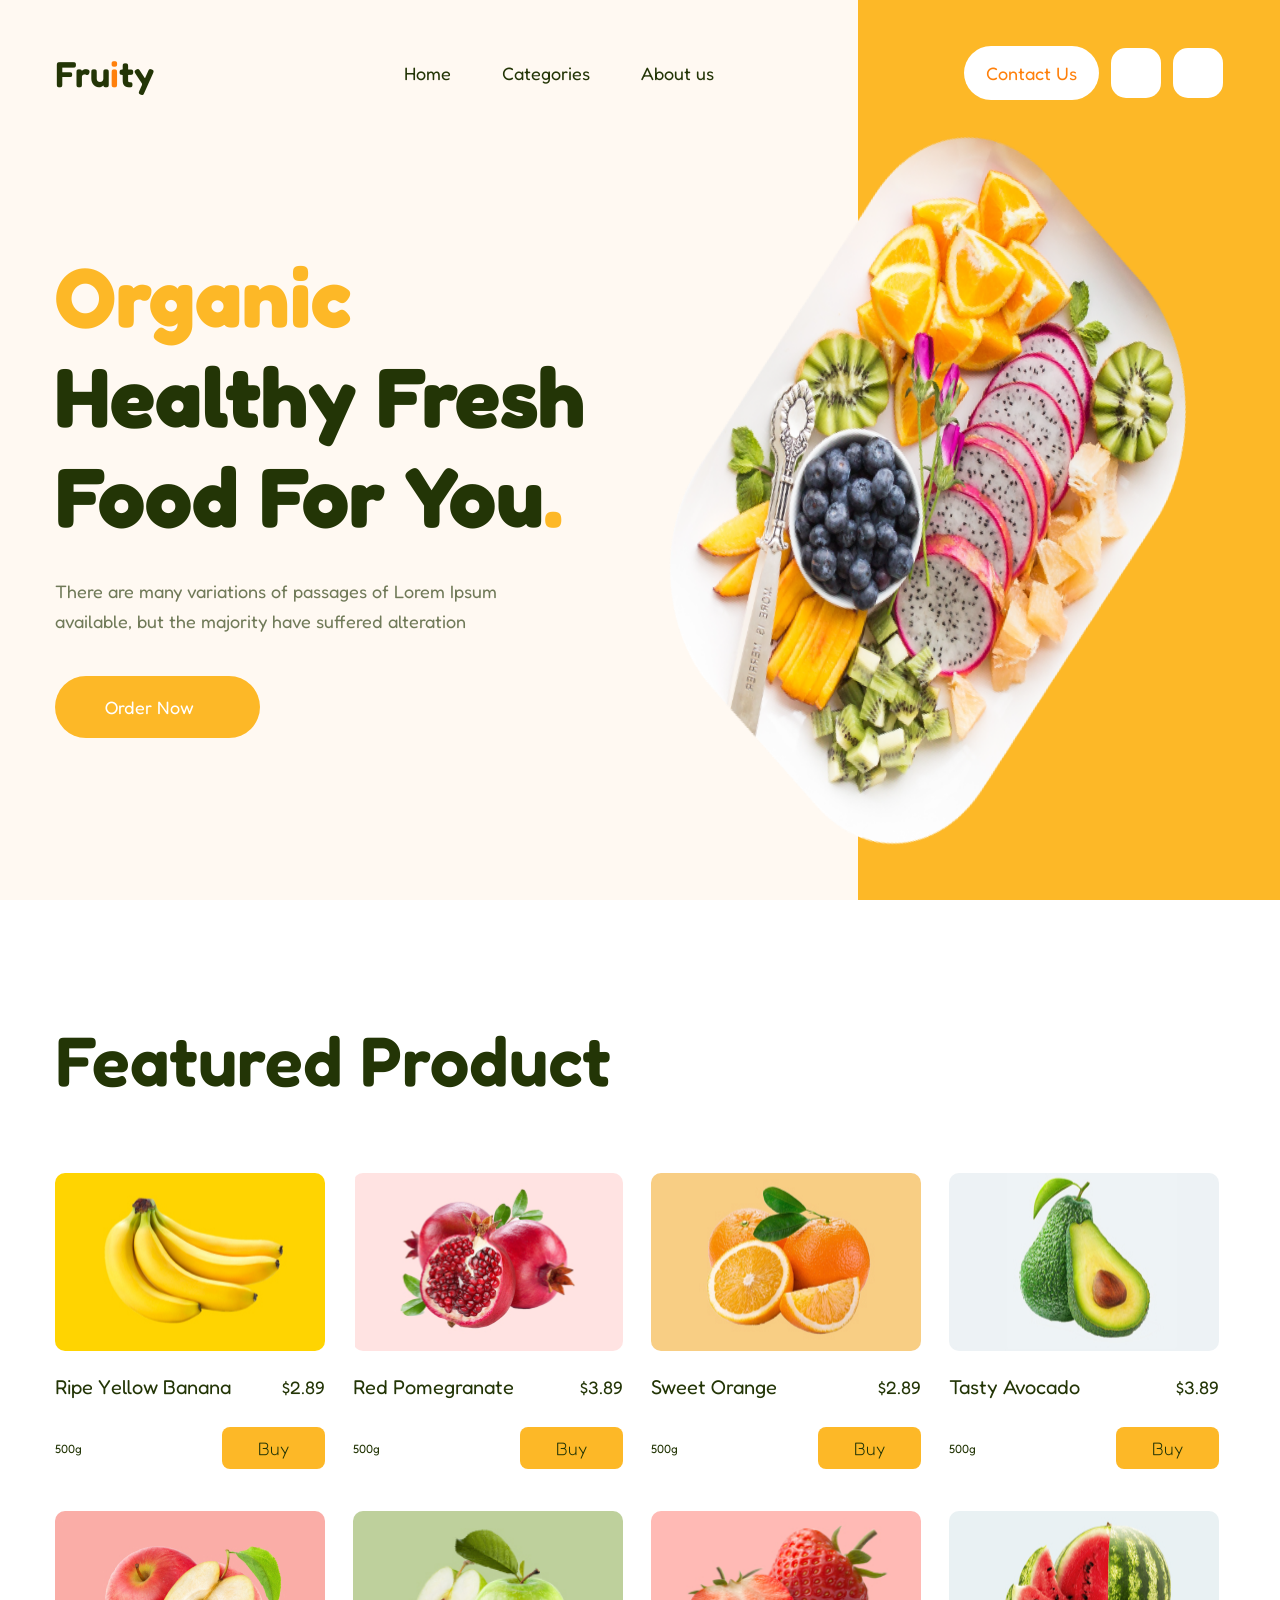
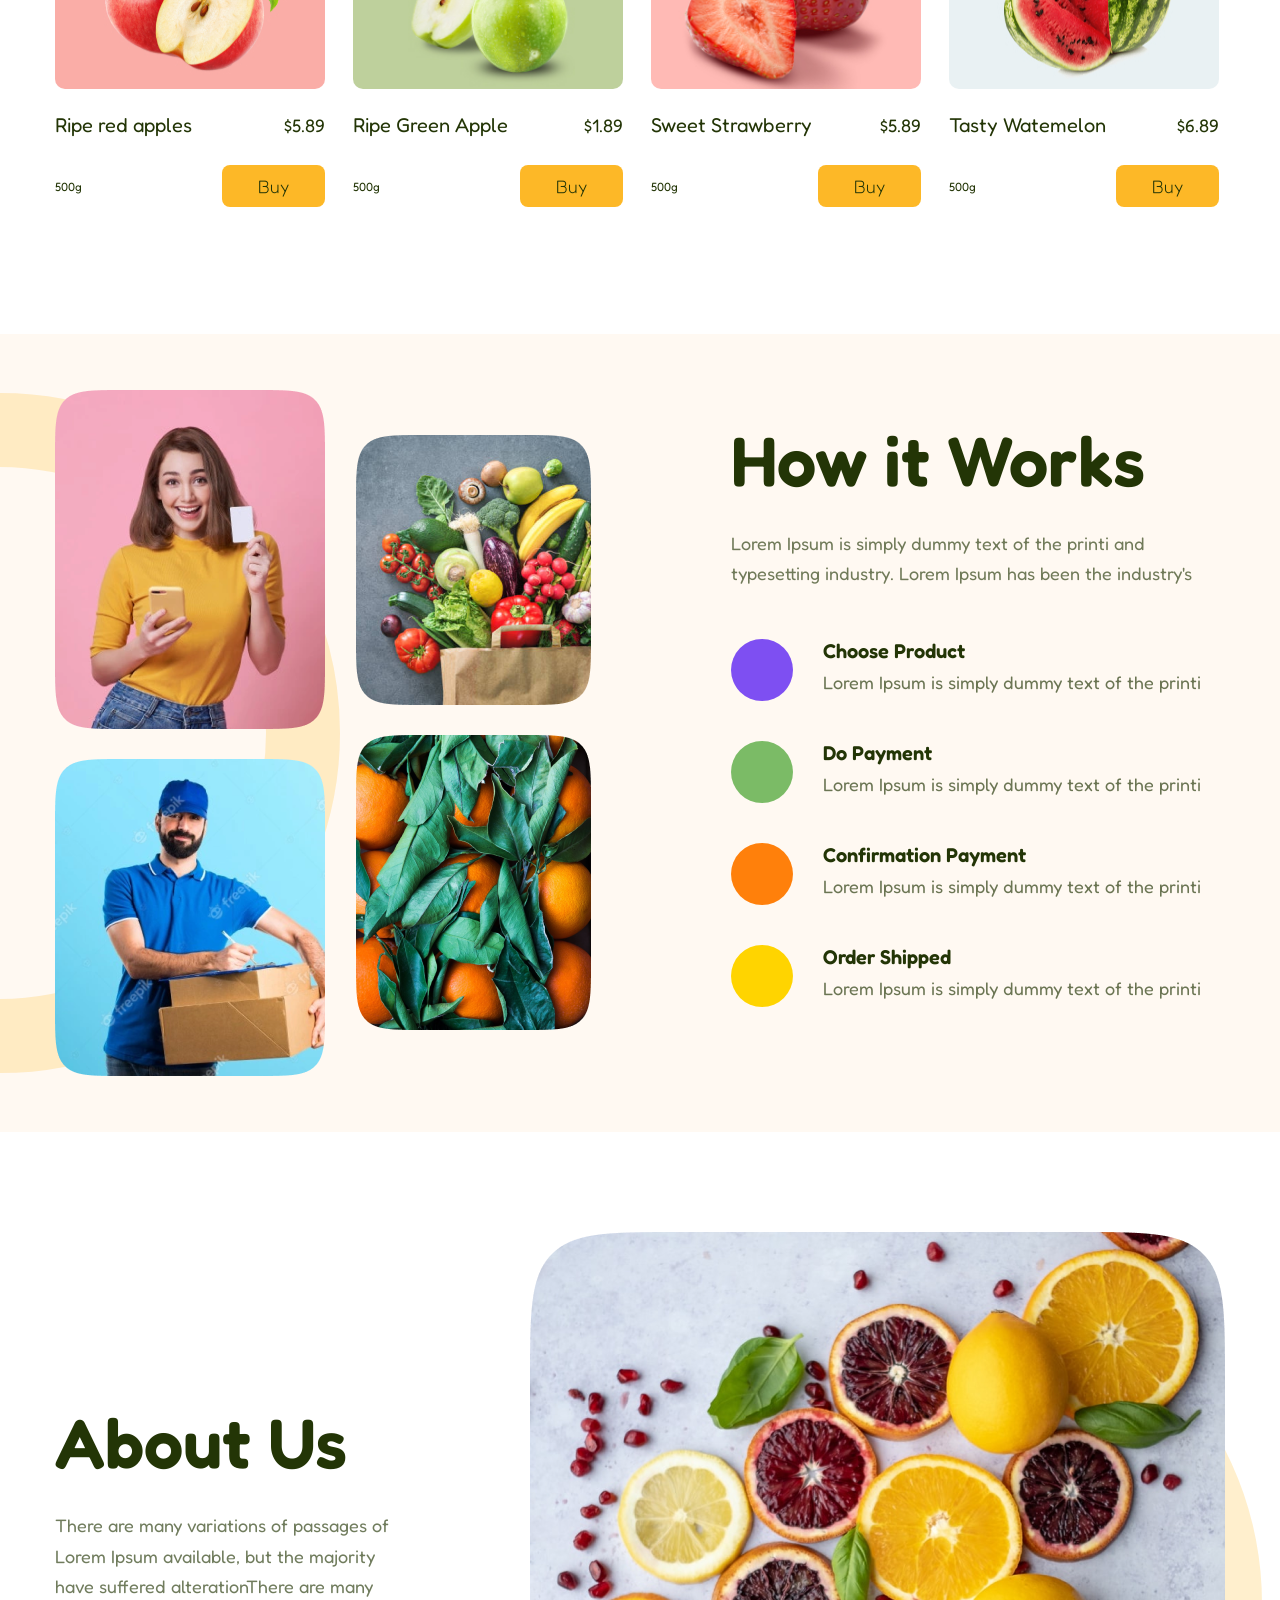
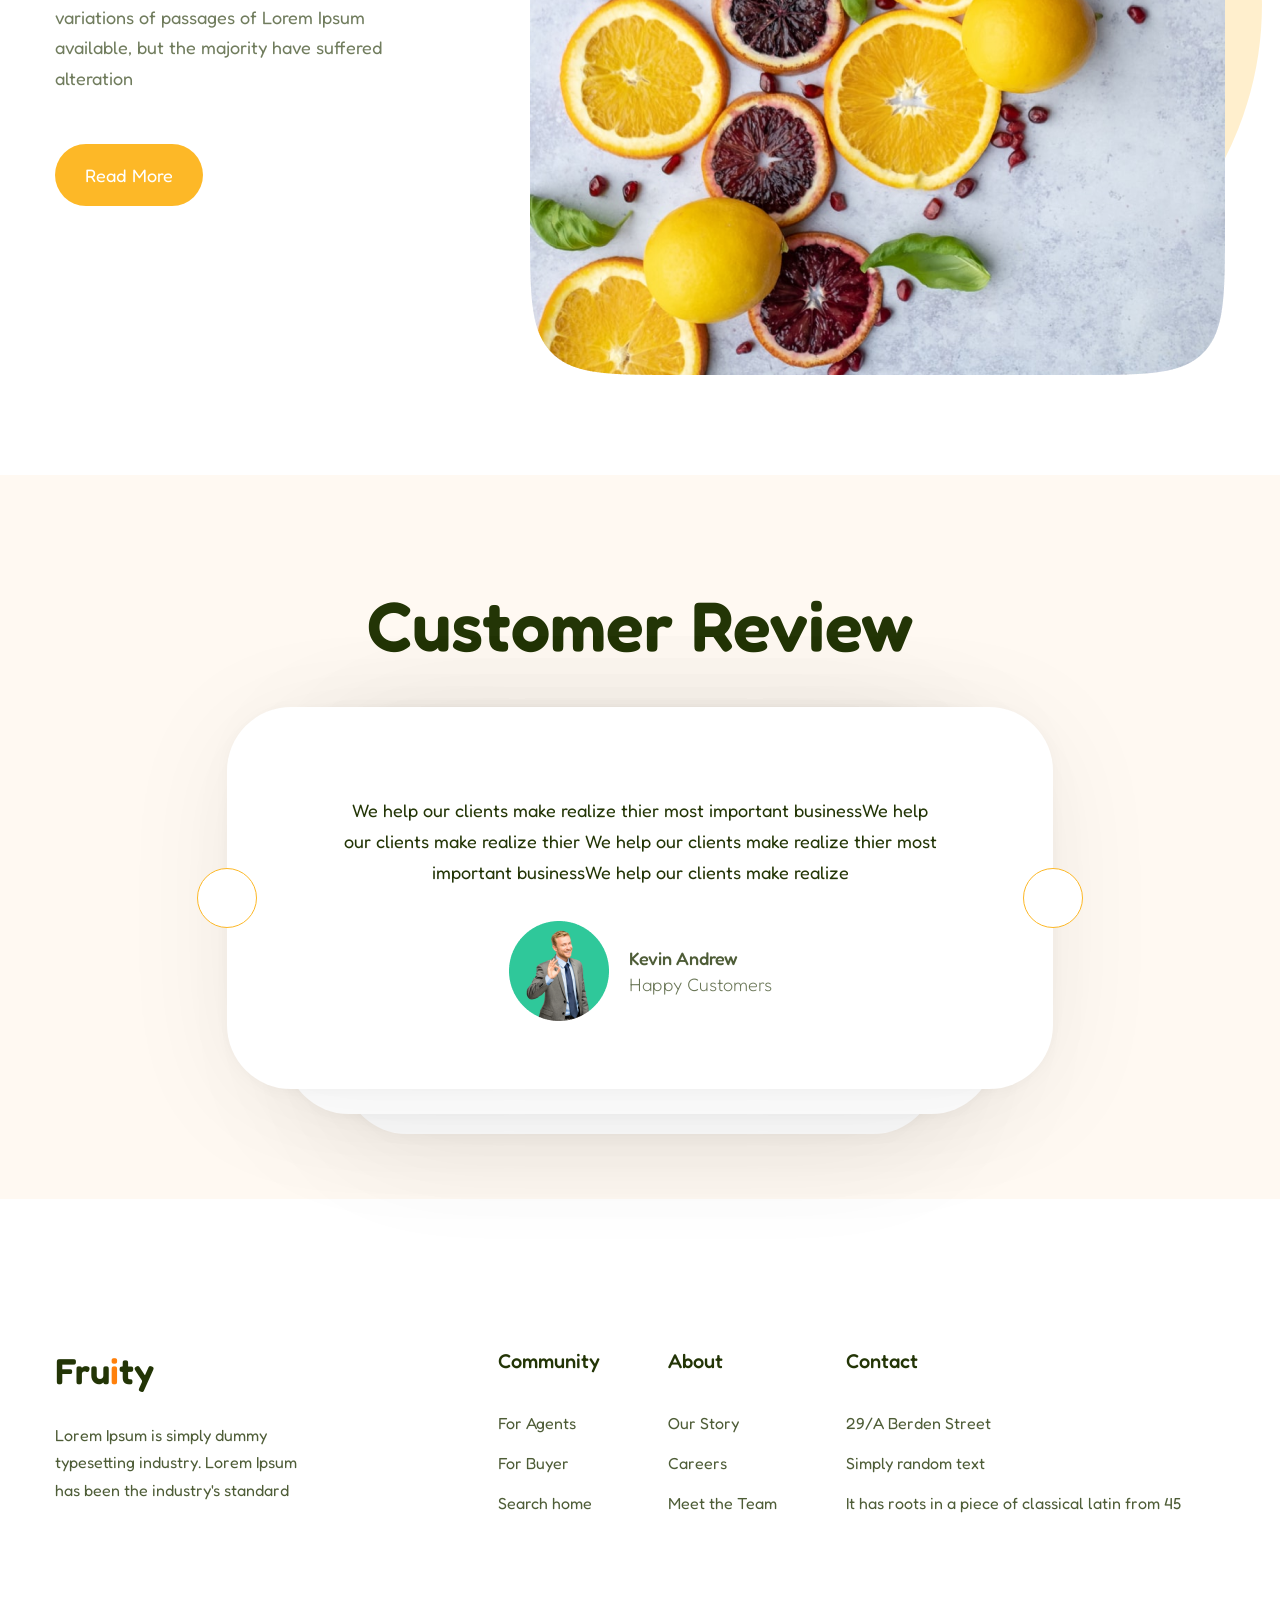
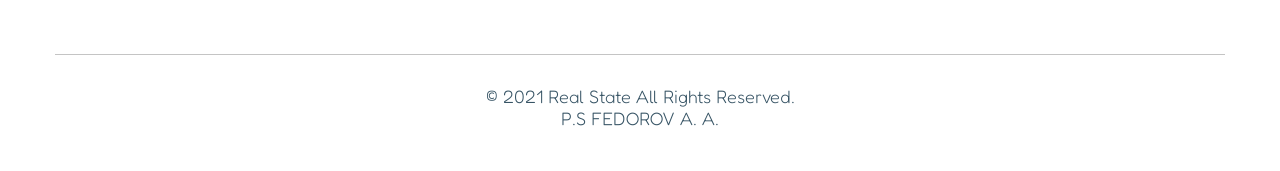
<file: index.html>
<!DOCTYPE html>
<html>
<head>
	<meta charset="utf-8">
	<meta name="viewport" content="width=device-width, initial-scale=1">
	<link rel="stylesheet" type="text/css" href="style.css">
	<link rel="stylesheet" type="text/css" href="C:\Users\user\Desktop\Практика\fruit-icon-font\style.css">

	<title></title>
</head>
<body>
<main class="wrapper">
	<section class="firstscreen">
		<div class="firstscreen_bg_segment">
			<img src="fs_bg.png">
		</div>
		<div class="content">
			<header class="header">
				<div class="logo">
					Fru<span>i</span>ty</div>
				<nav class="menu">
					<a href="#">Home</a>
					<a href="#">Categories</a>
					<a href="#">About us</a></nav>
					<div class="header__actions">
						<div class="button button_light">Contact Us</div>
                        <div class="button button_light button_icon_square">
                        	<i class="ic_Cart"></i>
                        </div>
                        <div class="button button_light button_icon_square">
                        	<i class="ic_Search"></i>
                        </div>
					</div>
			</header>
			<div class="firstscreen_content">
				<h1 class="firstscreen_title"><span>Organic</span><br>Healthy Fresh<br>Food For You<span>.</span></h1>
				<div class="firstscreen_discr">There are many variations of passages of Lorem Ipsum<br> available, but the majority have suffered alteration</div>
				<a href="#">
					<div class="button button_xl button_width_icon">
						<p>Order Now</p>
						<i class="ic_arrow_right"></i></div></a>
			</div>
		</div>
	</section>
	<section class="products">
		<div class="content">
			<h2 class="title">
				Featured Product</h2>
				<div class="products__cards">
					<div class="card">
						<div class="card__img" style="background-image: url(1.jpg);">
						</div>
						<div class="card__head">
							<div class="card__title">Ripe Yellow Banana</div>
							<div class="card__price">$2.89</div>
						</div>
						<div class="card__footer">
						<div class="card__gram">500g</div>
						<div class="button">Buy</div>
						</div>
					</div>
					<div class="card">
						<div class="card__img" style="background-image: url(2.jpg); background-position: left 80%;" >
						</div>
						<div class="card__head">
							<div class="card__title">Red Pomegranate</div>
							<div class="card__price">$3.89</div>
						</div>
						<div class="card__footer">
						<div class="card__gram">500g</div>
						<div class="button">Buy</div>
						</div>
					</div>
					<div class="card">
						<div class="card__img" style="background-image: url(3.jpg);">
						</div>
						<div class="card__head">
							<div class="card__title">Sweet Orange</div>
							<div class="card__price">$2.89</div>
						</div>
						<div class="card__footer">
						<div class="card__gram">500g</div>
						<div class="button">Buy</div>
						</div>
					</div>
					<div class="card">
						<div class="card__img" style="background-image: url(4.jpg);">
						</div>
						<div class="card__head">
							<div class="card__title">Tasty Avocado</div>
							<div class="card__price">$3.89</div>
						</div>
						<div class="card__footer">
						<div class="card__gram">500g</div>
						<div class="button">Buy</div>
						</div>
					</div>
					<div class="card">
						<div class="card__img" style="background-image: url(5.jpg);">
						</div>
						<div class="card__head">
							<div class="card__title">Ripe red apples</div>
							<div class="card__price">$5.89</div>
						</div>
						<div class="card__footer">
						<div class="card__gram">500g</div>
						<div class="button">Buy</div>
						</div>
					</div>
					<div class="card">
						<div class="card__img" style="background-image: url(6.jpg); background-size: 130%;
                                    background-position: -15px;">
						</div>
						<div class="card__head">
							<div class="card__title">Ripe Green Apple</div>
							<div class="card__price">$1.89</div>
						</div>
						<div class="card__footer">
						<div class="card__gram">500g</div>
						<div class="button">Buy</div>
						</div>
					</div>
					<div class="card">
						<div class="card__img" style="background-image: url(7.jpg); background-size: 106%;
                                     background-position: -15px 210px;">
						</div>
						<div class="card__head">
							<div class="card__title">Sweet Strawberry</div>
							<div class="card__price">$5.89</div>
						</div>
						<div class="card__footer">
						<div class="card__gram">500g</div>
						<div class="button">Buy</div>
						</div>
					</div>
					<div class="card">
						<div class="card__img" style="background-image: url(8.jpg);">
						</div>
						<div class="card__head">
							<div class="card__title">Tasty Watemelon</div>
							<div class="card__price">$6.89</div>
						</div>
						<div class="card__footer">
						<div class="card__gram">500g</div>
						<div class="button">Buy</div>
						</div>
					</div>
				</div>
		</div>
	</section>
	<section class="HIT">
		<div class="bg_circle"></div>
			<div class="content">
				<img class="how-work_img" src="work.png">
				<div>
					<h2 class="title">How it Works</h2>
					<div class="how-work_descr">Lorem Ipsum is simply dummy text of the printi and typesetting industry. Lorem Ipsum has been the industry's </div>
					<ul class="how_work_list">
						<li>
							<div class="button  button_icon_circle ">
								<i class="ic_Cart"></i>
								</div>
							<div>
								<strong>Choose Product</strong>
								<span>Lorem Ipsum is simply dummy text of the printi</span>
							</div>
						</li>
						<li>
							<div class="button  button_icon_circle ">
								<i class="ic_credit_card"></i>
							</div>
							<div>
								<strong>Do Payment</strong>
								<span>Lorem Ipsum is simply dummy text of the printi</span>
							</div>

						</li>
						<li>
							<div class="button  button_icon_circle ">
								<i class="ic_smartphone"></i>
								</div>
							<div>
								<strong>Confirmation Payment</strong>
								<span>Lorem Ipsum is simply dummy text of the printi</span>
							</div>
						</li>
						<li>
							<div class="button  button_icon_circle ">
								<i class="ic_delivery"></i>
								</div>
							<div>
								<strong>Order Shipped</strong>
								<span>Lorem Ipsum is simply dummy text of the printi</span>
							</div>
						</li>
					</ul>

				</div>
						</section>
	<section class="About">
		<div class="bg_circle"></div>
		<div class="content">
			<div>
				<h2 class="title">About Us</h2>
				<div class="about_descr">
					There are many variations of passages of Lorem Ipsum available, but the majority have suffered alterationThere are many variations of passages of Lorem Ipsum available, but the majority have suffered alteration
				</div>
				<div class="button button_xl">Read More</div>
			</div>
			<img src="About.png" class="about_img"></img>
		</div>
	</section>
	<section class="review">
		<div class="content">
			<h2 class="title">Customer Review</h2>
			<div class="slider">
				<div class="slider_button slider_button_prev">
					<i class="ic_slider_arrow_left"></i>
				</div>
				<div class="slider_button slider_button_next">
					<i class="ic_slider_arrow_right"></i>
				</div>
				<div class="slider_content">
					<div class="slider_item">
						<div class="customer">
							<div class="customer_review">We help our clients make realize thier most important businessWe help our clients make realize thier  We help our clients make realize thier most important businessWe help our clients make realize </div>
							<div class="customer_info">
								<img src="avatar.png" class="customer_avatar"></img>
								<div class="customer_user">
									<strong>Kevin Andrew</strong>
									<span>Happy Customers</span></div>
							</div>
						</div>
					</div>
					</div>
					<div class="slider_bg-block"></div>
					<div class="slider_bg-block slider_bg-block_2"></div>
			</div>
		</div>
	</section>
	<footer class="footer">
		<div class="content">
			<div class="footer_content">
					<div><div class="logo">
					Fru<span>i</span>ty</div>
					<div class="footer_info">Lorem Ipsum is simply dummy<br> typesetting industry. Lorem Ipsum<br> has been the industry's standard </div>
					<div class="social-buttons">
						<a href="#"><i class="ic_facebook"></i></a>
						<a href="#"><i class="ic_twitter"></i></a>
						<a href="#"><i class="ic_linkedin"></i></a>
						<a href="#"><i class="ic_youtube"></i></a>
					</div>
				</div>
					
				<div>
					<div class="footer_title">Community</div>
					<div class="footer_menu">
						<a href="#">For Agents</a><br>
						<a href="#">For Buyer</a><br>
						<a href="#">Search home</a>
					</div>
				</div>
				<div>
					<div class="footer_title">About</div>
					<div class="footer_menu">
				        <a href="#">Our Story</a><br>
						<a href="#">Careers</a><br>
						<a href="#">Meet the Team</a>
					</div>
				</div>
				<div>
					<div class="footer_title">Contact</div>
					<div class="footer_menu">
						<a href="#">29/A Berden Street</a><br>
						<a href="#">Simply random text</a><br>
						<a href="#">It has roots in a piece of classical latin from 45</a>
					</div>
				</div>
			</div>
			<hr class="footer_line">
			<div class="footer_copyright">© 2021 Real State All Rights Reserved.<br>P.S FEDOROV A. A.</div>

		</div>
	</footer>

</main>
</body>
</html>
</file>
<file: style.css>
@import url('https://fonts.googleapis.com/css2?family=Fredoka:wght@300;400;500;600;700&family=Secular+One&display=swap');

* {
	margin: 0;
	box-sizing: border-box;       /* Общее отступление */
}

:root {
/* colors */
--primary:#FDB827 ;
--secondary: #FF800B;       /* Переменные команды */
--dark :#233506;
--light :#FFFFFF;
--bg: #FFF9F2;


/* Sizes */

--content_width: 1202px;
}

body {
font-family: 'Fredoka', sans-serif;
background-color: #FFF;
color: var(--dark);
font-size: 18px;
}

a {
	color: var(--dark);
	text-decoration: none;
}


/*Layout*/

.content {
    padding: 0 16px;
    max-width: var(--content_width);
    width: 100%;
    margin: 0 auto;
}
.header {
	display: flex;
	align-items: center;
	justify-content: space-between;
	padding: 46px 0px;

}
.header__actions {
	margin-right: -10px;
	display: flex;
	align-items: center;

}

.header__actions .button:not(last-child){
	margin-right: 12px;                       /* Оступление кнопок друг от друга */
}


/*First Screen_Block 1*/

.firstscreen {
    position: relative;
    display: flex;
    min-height: 100vh;
    background-color:var(--bg)  ;
}
.firstscreen > * {
    position:relative ;
    z-index: 0;
}

.firstscreen_bg_segment {
	position: absolute;
	z-index: 0;
	top: 0;
	bottom: 0;
	right: 0;
	width: 33%;
	
	background-color: var(--primary);
}
.firstscreen_bg_segment img {
    position: absolute;
    top: 20px;
    right: 10px;
    width: 260%;
    height: 160%;
}

.firstscreen_content{
	max-width: 1200px;
    margin: 100px auto;
}

.firstscreen_title{
	font-size: 84px;
	line-height: 100px;
	color: #233506;
	
}

.firstscreen_title span{
	color: var(--primary);
}

.firstscreen_discr{
	color: rgba(35, 53, 6, 0.65); /* или opacity*/
	line-height: 30px;
	margin-top: 30px;
	margin-bottom:40px ;
}


.menu a:not(:last-child) {
	margin-right: 46px;
	;
}


/*Products Block 2*/

.products{
	padding: 120px 0px;
}
.products__cards{
	display: flex;
	flex-wrap: wrap; /*Переносить когда не помещается*/
	margin: -14px;
	margin-top: 50px;
}
.products__cards .card {
	margin: 21px 14px;
}


/* How It Works Block 3*/

.HIT{
	position: relative;
	padding: 56px 0;
	background-color: var(--bg);
}
.HIT .content{
	position: relative;
	display: flex;
	align-items: center;
}

.HIT .bg_circle{
	position: absolute;
	top: 50%;
	left: 0;
	margin-top: calc(var(--size) / -2);
	margin-left: calc(var(--size) / -2);
}
.how-work_img {
	margin-right: 140px;
}


.how-work_descr{
	line-height: 1.7em;
	color: rgba(35, 53, 6, 0.65);
	margin: 26px 0px 50px;

}
.how_work_list {
	list-style-type: none;
	padding: 0;

}
.how_work_list li{
	display: flex;

}
.how_work_list li:not(last-child){
	margin-bottom: 40px;
}
.how_work_list .button{
	margin-right: 30px;
}
/* Задаем цвет кнопок по порядку номера */
.how_work_list li:nth-child(1) .button{
	background-color: #7E4FF2;
}
.how_work_list li:nth-child(2) .button{
	background-color: #7BBB66;
}
.how_work_list li:nth-child(3) .button{
	background-color: #FF800B;
	}
	.how_work_list li:nth-child(4) .button{
	background-color: #FFD400;
}
.how_work_list strong{
	display: block;
	font-size: 20px;
	font-weight: 600;
	margin-bottom: 8px;

}
.how_work_list span{
	opacity: 67%;
}


/* About Us Block 4 */

.About{
	position: relative;
	padding: 100px 0;
}
.About .bg_circle{
	position: absolute;
	top: 50%;
	right: 18px;
	margin-top: calc(var(--size) / -2);;
}
.About .content{
	position: relative;
	display: flex;
	align-items: center;
}

.about_descr{
	line-height: 1.7em;
	color: rgba(35, 53, 6, 0.65);
	margin: 26px 0px 50px;

}

.about_img{
	margin-left: 126px;
}


/* Review Block 5 */

.review{
	padding: 110px 0;
	text-align: center;
	background-color: var(--bg);
	display: flex;
	justify-content: center;
}
.review .slider {
	margin: 40px auto 0;
}
.review .content{
	
}
.customer{
	display: flex;
	flex-direction: column;
	align-items: center;
}
.customer_review{
	line-height: 1.7em;
	margin-bottom: 34px;
}
.customer_info{
	display: flex;
	align-items: center;
}
.customer_avatar{}
.customer_user{
	margin-left: 20px;
	text-align: left;
}
.customer_user strong{
	display: block;
	font-weight: 500;
	opacity: 0.80;
	margin-bottom: 4px;
}
.customer_user span{
	font-weight: 300;
	opacity: 0.68;
}

/* Footer */
.footer{
	padding: 150px 0 42px;
}
.footer_content{
	display: flex;
	margin: -12px;
	font-size: 16px;
}
.footer_content > div{
	flex-grow: 1;
	margin: 12px;
}
.footer_content > div:first-child{
	flex-grow: 4;
}
.footer .logo{
	margin-bottom: 30px;
}
.footer_info,
.footer a{
	opacity: 0.8;
	line-height: 
}
.footer_info{
	line-height: 1.7em;
	margin-bottom: 24px;
}
.footer_title{
	font-weight: 500;
	font-size: 20px;
	margin-bottom: 40px;
}
.footer_menu a:not(last-child){
	display: inline-block;
	margin-bottom: 20px;
}

.footer_line{
	margin: 100px 0 30px;
	border: 0;
	border-top: 1px solid #C4C4C4;
}
.footer_copyright{
	text-align: center;
	color: #375465;
	font-weight: 300;
}



/* elements */

.logo {
	font-size: 36px;
	font-weight: 600;
	cursor: pointer;
}
.logo span {
	color: var(--secondary);
}



/* Style button */

.button {
	padding: 16px 22px;
	border-radius: 22px;
	display: inline-flex;
	/* align-items: center; */
	background-color: var(--primary);
	color: var(--light);
	transition: background-color 0.5s color 0.5s linear;
	cursor: pointer;
}
.button_light {
	background-color: var(--light);
	color: var(--secondary);
	font-size: 18px;
	border-radius: 50px;
	margin-right: 2px;
}


.button_width_icon p {
	padding-left: 20px;
}

.button_width_icon i {
	font-size: 20px;
	margin: 2px 18px;
	
}

.button_icon_square,
.button_icon_circle{
	--size: 50px;
	padding: 15px;
	min-width: var(--size);
	height: var(--size);
	line-height: var(--size);
	border-radius: 15px;
	font-size: 20px;
	text-align: center;
}

.button:hover {
	background-color: #FF800B;
	color: var(--light);

}

.button_xl{
	padding: 20px 30px;
	border-radius: 33px;
	transition: background-color 0.3s color 0.3s linear;
}

.button_xl:hover{
	background-color: #FF800B;
	color: var(--light);
}

.button_icon_circle {
	--size: 62px;
	border-radius: var(--size);
	padding: 20px;
}



/* Title */

.title{
	font-size:70px ;
	line-height: 82px;
	font-weight: 600;
	width: 100%;
}



/*Card*/

.card{
	--size: 270px;
	width: var(--size);
}

.card__img{
	width: var(--size);
	height: calc(var(--size) * 0.66);
    /*outline: 1px solid red; обводка, если что*/
    border-radius: 10px;
    overflow: hidden;
    background: center / 100% auto;
}
.card__head,
.card__footer {
	display: flex;
	align-items: center;
	justify-content: space-between;
	margin-top: 24px;

}
.card__title{
	font-size: 20px;
	padding-right: 8px;

}
.card__price{

}
.card__footer{
    margin-top: 28px;
}
.card__gram{
    font-size: 12px;
}
.card .button{
	padding: 10px 36px;
	border-radius: 8px;
	color: var(--dark);
	font-weight: 300;

}


/* BG cirlce*/

/* Нарисованное колько*/

.bg_circle{
	--size: 680px;
	width: var(--size);
	height: var(--size);
	border-radius:var(--size);
	border: 74px solid var(--primary);
	opacity: 0.23;
}


/* Slider */

.slider{
	position: relative;
	z-index: 3;
	display: inline-block;
	width: 826px;
}
.slider_button{
	--size: 60px;
	cursor: pointer;
	position: absolute;
	z-index: 1;
	top: 50%;
	margin-top: calc(var(--size) / -2);
	width: var(--size);
	height: var(--size);
	border-radius: var(--size);
	display: flex;
	align-items: center;
	justify-content: center;
	color: var(--primary);
	background-color: var(--light);
	border: 1px solid var(--primary);
	transition: background-color 0.3s color linear;
}
.slider_button:hover{
	background-color: #FF800B;
	color: var(--light);
}
.slider_button_prev{
	left: 0;
	margin-left: calc(var(--size) / -2);
}
.slider_button_next{
	right: 0;
	margin-right: calc(var(--size) / -2);
}

.slider_content{

}

.slider_content,
.slider_bg-block{
	--radius: 64px;
	position: relative;
	min-height: 369px;	
	background-color: var(--light);
	border-radius: var(--radius);
	box-shadow: 
	0 2px 15px rgba(0, 0, 0, 0.03),
	0 17px 121px rgba(0, 0, 0, 0.06);
}
.slider_bg-block{
	--width: 86%;
	position: absolute;
	top: 0;
	left: 50%;
	z-index: -1;
	width: var(--width);
	margin-left: calc(var(--width) / -2);
	bottom: -25px;
}
	
.slider_bg-block_2{
	--width: 72%;
	bottom:-45px ;
	z-index: -2;
}
.slider_item{
	padding: 88px 110px 68px;
}
/* Social Buttons */
.social-buttons{
	display: flex;
}
.social-buttons a{
	--size: 26px;
	display: flex;
	align-items: center;
	justify-content: center;
	width: var(--size);
	height: var(--size);
	border-radius: var(--size);
	font-size: calc(var(--size) / 2);
}
.social-buttons a:not(last-child){
	margin-right: 2px;
}
.social-buttons a:hover{
	background-color: #00AFD7;
	color: var(--light);
}
</file>
